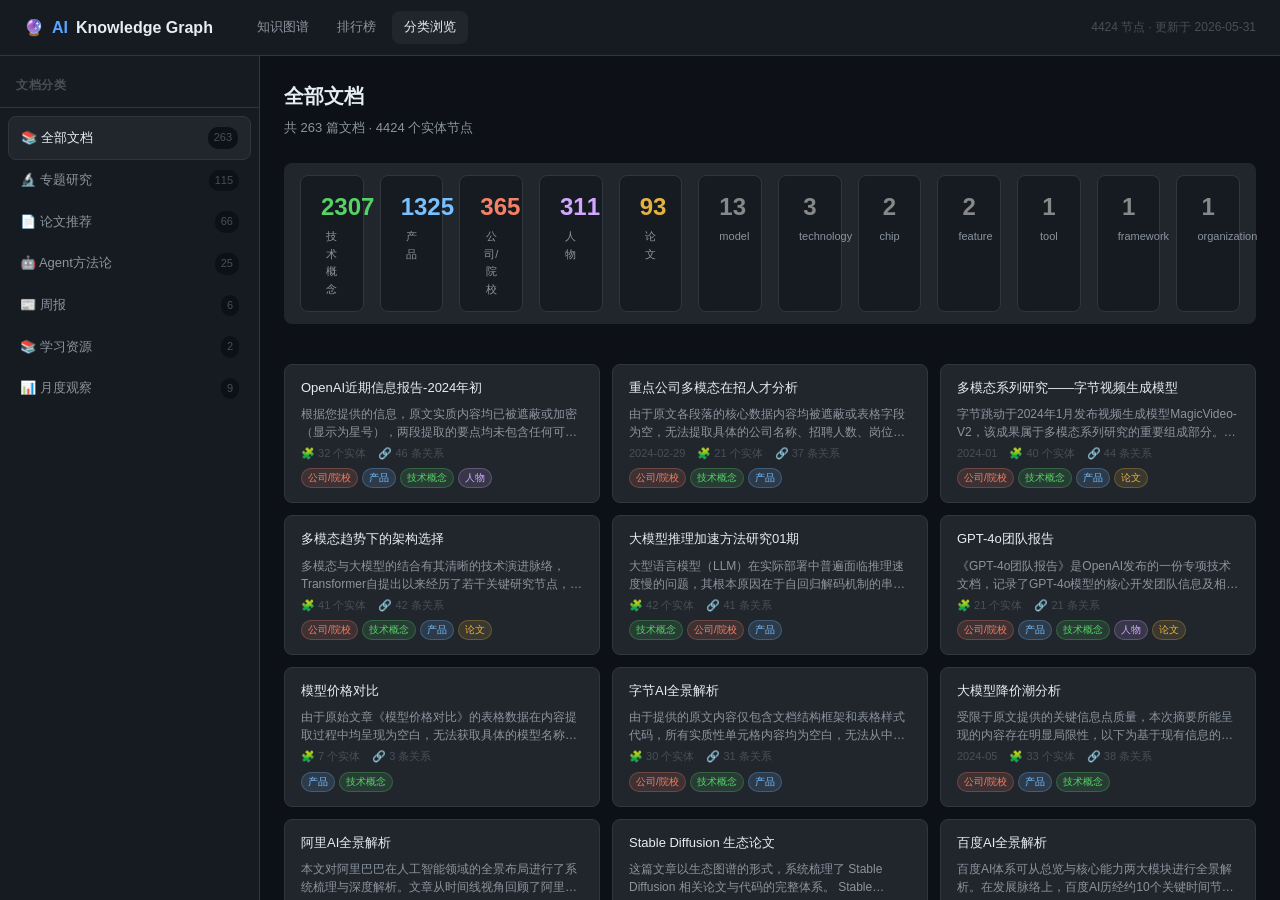
<file: browse.html>
<!DOCTYPE html>
<html lang="zh-CN">
<head>
  <meta charset="UTF-8">
  <meta name="viewport" content="width=device-width, initial-scale=1.0">
  <title>分类浏览 · AI Knowledge Graph</title>
  <link rel="stylesheet" href="css/style.css">
  <style>
    .browse-layout {
      display: flex;
      height: calc(100vh - 56px);
    }

    /* Sidebar */
    .browse-sidebar {
      width: 260px;
      flex-shrink: 0;
      border-right: 1px solid var(--border);
      background: var(--bg2);
      overflow-y: auto;
    }

    .sidebar-header {
      padding: 20px 16px 12px;
      border-bottom: 1px solid var(--border);
      font-size: 12px;
      font-weight: 600;
      color: var(--text3);
      text-transform: uppercase;
      letter-spacing: 0.5px;
    }

    .category-list { padding: 8px; }

    .category-item {
      padding: 10px 12px;
      border-radius: var(--radius);
      cursor: pointer;
      transition: var(--transition);
      display: flex;
      align-items: center;
      justify-content: space-between;
    }

    .category-item:hover { background: var(--bg3); }
    .category-item.active { background: var(--bg3); border: 1px solid var(--border); }

    .category-name {
      font-size: 13px;
      color: var(--text2);
      display: flex;
      align-items: center;
      gap: 8px;
    }

    .category-item.active .category-name { color: var(--text); }

    .category-count {
      font-size: 11px;
      color: var(--text3);
      background: var(--bg);
      padding: 2px 6px;
      border-radius: 10px;
    }

    /* Main content */
    .browse-main {
      flex: 1;
      overflow-y: auto;
      padding: 24px;
    }

    .browse-title {
      font-size: 20px;
      font-weight: 700;
      margin-bottom: 6px;
      display: flex;
      align-items: center;
      gap: 10px;
    }

    .browse-desc {
      color: var(--text2);
      font-size: 13px;
      margin-bottom: 24px;
    }

    /* Mini stats */
    .mini-stats {
      display: flex;
      gap: 16px;
      margin-bottom: 24px;
    }

    .mini-stat {
      padding: 12px 20px;
      background: var(--bg2);
      border: 1px solid var(--border);
      border-radius: var(--radius);
      text-align: center;
      flex: 1;
    }

    .mini-stat-val { font-size: 24px; font-weight: 700; color: var(--accent); }
    .mini-stat-lab { font-size: 11px; color: var(--text2); margin-top: 2px; }

    /* Two-column layout */
    .browse-cols { display: grid; grid-template-columns: 1fr 1fr; gap: 20px; }

    .col-title {
      font-size: 12px;
      font-weight: 600;
      color: var(--text3);
      text-transform: uppercase;
      letter-spacing: 0.5px;
      margin-bottom: 12px;
    }

    /* Doc list */
    .doc-list { display: flex; flex-direction: column; gap: 6px; }

    .doc-item {
      padding: 10px 12px;
      background: var(--bg2);
      border: 1px solid var(--border);
      border-radius: var(--radius);
      font-size: 12px;
      color: var(--text2);
      cursor: pointer;
      transition: var(--transition);
      line-height: 1.5;
    }

    .doc-item:hover { border-color: var(--accent); color: var(--text); }

    /* Top nodes list */
    .top-node-list { display: flex; flex-direction: column; gap: 6px; }

    .top-node-item {
      display: flex;
      align-items: center;
      gap: 10px;
      padding: 8px 12px;
      background: var(--bg2);
      border: 1px solid var(--border);
      border-radius: var(--radius);
      cursor: pointer;
      transition: var(--transition);
    }

    .top-node-item:hover { border-color: var(--accent); }

    .top-node-dot {
      width: 8px; height: 8px;
      border-radius: 50%;
      flex-shrink: 0;
    }

    .top-node-name { font-size: 13px; flex: 1; }

    .top-node-count {
      font-size: 11px;
      color: var(--text3);
    }

    @media (max-width: 700px) {
      .browse-cols { grid-template-columns: 1fr; }
    }
  </style>
</head>
<body>

<nav class="nav">
  <div class="nav-brand">🔮 <span>AI</span> Knowledge Graph</div>
  <div class="nav-links">
    <a href="index.html">知识图谱</a>
    <a href="ranking.html">排行榜</a>
    <a href="browse.html" class="active">分类浏览</a>
  </div>
  <div class="nav-meta" id="nav-meta">加载中…</div>
</nav>

<div class="page">
  <div class="browse-layout">

    <div class="browse-sidebar">
      <div class="sidebar-header">文档分类</div>
      <div class="category-list" id="category-list">
        <div class="loading" style="height:120px">
          <div class="spinner"></div>
        </div>
      </div>
    </div>

    <div class="browse-main" id="browse-main">
      <div class="loading" style="height:100%">
        <div class="spinner"></div>
        <div>加载中…</div>
      </div>
    </div>

  </div>
</div>

<script src="js/browse.js"></script>
</body>
</html>
</file>
<file: css/style.css>
/* ============================================
   AI Knowledge Graph - Global Styles
   Dark theme, inspired by funeralai.cc
   ============================================ */

:root {
  --bg: #0d1117;
  --bg2: #161b22;
  --bg3: #21262d;
  --border: #30363d;
  --text: #e6edf3;
  --text2: #8b949e;
  --text3: #484f58;
  --accent: #58a6ff;
  --accent2: #388bfd;

  /* Node type colors */
  --color-company: #f78166;
  --color-product: #79c0ff;
  --color-person: #d2a8ff;
  --color-tech: #56d364;
  --color-paper: #e3b341;

  --radius: 8px;
  --radius-lg: 12px;
  --transition: 0.2s ease;
}

* { box-sizing: border-box; margin: 0; padding: 0; }

body {
  background: var(--bg);
  color: var(--text);
  font-family: -apple-system, BlinkMacSystemFont, "Segoe UI", "Noto Sans", Helvetica, Arial, sans-serif;
  font-size: 14px;
  line-height: 1.6;
}

a { color: var(--accent); text-decoration: none; }
a:hover { text-decoration: underline; }

/* ---- Nav ---- */
.nav {
  position: fixed;
  top: 0; left: 0; right: 0;
  height: 56px;
  background: var(--bg2);
  border-bottom: 1px solid var(--border);
  display: flex;
  align-items: center;
  padding: 0 24px;
  gap: 32px;
  z-index: 100;
}

.nav-brand {
  font-size: 16px;
  font-weight: 600;
  color: var(--text);
  display: flex;
  align-items: center;
  gap: 8px;
}

.nav-brand span { color: var(--accent); }

.nav-links { display: flex; gap: 4px; }

.nav-links a {
  padding: 6px 12px;
  border-radius: var(--radius);
  color: var(--text2);
  transition: var(--transition);
  font-size: 13px;
}

.nav-links a:hover, .nav-links a.active {
  background: var(--bg3);
  color: var(--text);
  text-decoration: none;
}

.nav-meta {
  margin-left: auto;
  color: var(--text3);
  font-size: 12px;
}

/* ---- Page layout ---- */
.page { padding-top: 56px; height: 100vh; }

/* ---- Type badge ---- */
.badge {
  display: inline-flex;
  align-items: center;
  padding: 2px 8px;
  border-radius: 20px;
  font-size: 11px;
  font-weight: 500;
  border: 1px solid transparent;
}

.badge-company  { color: var(--color-company);  border-color: var(--color-company);  background: rgba(247,129,102,.1); }
.badge-product  { color: var(--color-product);  border-color: var(--color-product);  background: rgba(121,192,255,.1); }
.badge-person   { color: var(--color-person);   border-color: var(--color-person);   background: rgba(210,168,255,.1); }
.badge-tech     { color: var(--color-tech);     border-color: var(--color-tech);     background: rgba(86,211,100,.1);  }
.badge-paper    { color: var(--color-paper);    border-color: var(--color-paper);    background: rgba(227,179,65,.1);  }

/* ---- Filter chips ---- */
.filter-bar {
  display: flex;
  gap: 8px;
  flex-wrap: wrap;
}

.chip {
  padding: 5px 14px;
  border-radius: 20px;
  border: 1px solid var(--border);
  background: transparent;
  color: var(--text2);
  cursor: pointer;
  font-size: 12px;
  transition: var(--transition);
}

.chip:hover { border-color: var(--accent); color: var(--text); }
.chip.active { background: var(--accent); border-color: var(--accent); color: #fff; }

.chip.chip-company.active  { background: var(--color-company);  border-color: var(--color-company); }
.chip.chip-product.active  { background: var(--color-product);  border-color: var(--color-product); color: #0d1117; }
.chip.chip-person.active   { background: var(--color-person);   border-color: var(--color-person);  color: #0d1117; }
.chip.chip-tech.active     { background: var(--color-tech);     border-color: var(--color-tech);    color: #0d1117; }
.chip.chip-paper.active    { background: var(--color-paper);    border-color: var(--color-paper);   color: #0d1117; }

/* ---- Search ---- */
.search-box {
  position: relative;
}

.search-box input {
  background: var(--bg3);
  border: 1px solid var(--border);
  color: var(--text);
  padding: 8px 12px 8px 36px;
  border-radius: var(--radius);
  font-size: 13px;
  width: 220px;
  transition: var(--transition);
}

.search-box input:focus {
  outline: none;
  border-color: var(--accent);
  width: 280px;
}

.search-box .search-icon {
  position: absolute;
  left: 10px;
  top: 50%;
  transform: translateY(-50%);
  color: var(--text3);
  font-size: 14px;
  pointer-events: none;
}

/* ---- Panel ---- */
.panel {
  background: var(--bg2);
  border: 1px solid var(--border);
  border-radius: var(--radius-lg);
  overflow: hidden;
}

.panel-header {
  padding: 16px 20px;
  border-bottom: 1px solid var(--border);
  display: flex;
  align-items: center;
  justify-content: space-between;
}

.panel-header h3 { font-size: 14px; font-weight: 600; }

.panel-body { padding: 16px 20px; }

/* ---- Stats bar ---- */
.stats-bar {
  display: flex;
  gap: 24px;
}

.stat { text-align: center; }
.stat-value { font-size: 22px; font-weight: 700; color: var(--accent); }
.stat-label { font-size: 11px; color: var(--text2); margin-top: 2px; }

/* ---- Scrollbar ---- */
::-webkit-scrollbar { width: 6px; height: 6px; }
::-webkit-scrollbar-track { background: var(--bg2); }
::-webkit-scrollbar-thumb { background: var(--border); border-radius: 3px; }
::-webkit-scrollbar-thumb:hover { background: var(--text3); }

/* ---- Loading ---- */
.loading {
  display: flex;
  flex-direction: column;
  align-items: center;
  justify-content: center;
  height: 100%;
  gap: 16px;
  color: var(--text2);
}

.spinner {
  width: 32px; height: 32px;
  border: 2px solid var(--border);
  border-top-color: var(--accent);
  border-radius: 50%;
  animation: spin 0.8s linear infinite;
}

@keyframes spin { to { transform: rotate(360deg); } }

/* ---- Tooltip ---- */
.tooltip {
  position: fixed;
  background: var(--bg3);
  border: 1px solid var(--border);
  border-radius: var(--radius);
  padding: 8px 12px;
  font-size: 12px;
  color: var(--text);
  pointer-events: none;
  z-index: 200;
  max-width: 200px;
  box-shadow: 0 4px 12px rgba(0,0,0,.4);
}

/* ---- Empty state ---- */
.empty {
  text-align: center;
  padding: 48px 24px;
  color: var(--text2);
}

.empty-icon { font-size: 40px; margin-bottom: 12px; opacity: .5; }


/* ============================================
   v2 Additions
   ============================================ */

/* ---- Ranking page: new styles ---- */
.rank-meta-row {
  display: flex;
  gap: 6px;
  margin-top: 4px;
  flex-wrap: wrap;
}

.rank-meta-pill {
  font-size: 10px;
  color: var(--text3);
  background: var(--bg3);
  padding: 1px 6px;
  border-radius: 10px;
  border: 1px solid var(--border);
}

/* ---- Browse page: doc cards ---- */
.doc-grid {
  display: grid;
  grid-template-columns: repeat(auto-fill, minmax(280px, 1fr));
  gap: 12px;
  padding: 16px 0;
}

.doc-card {
  background: var(--bg3);
  border: 1px solid var(--border);
  border-radius: var(--radius);
  padding: 14px 16px;
  cursor: pointer;
  transition: border-color 0.18s, background 0.18s;
}

.doc-card:hover {
  border-color: var(--accent);
  background: #1c2330;
}

.doc-card-title {
  font-size: 13px;
  font-weight: 500;
  color: var(--text);
  line-height: 1.4;
  margin-bottom: 8px;
}

.doc-card-meta {
  display: flex;
  gap: 12px;
  margin-bottom: 6px;
}

.doc-meta-stat {
  font-size: 11px;
  color: var(--text3);
}

.doc-type-chips {
  display: flex;
  gap: 4px;
  flex-wrap: wrap;
  margin-top: 6px;
}

.doc-type-chip {
  font-size: 10px;
  padding: 1px 6px;
  border-radius: 10px;
  border: 1px solid;
}

/* ---- Browse page: header ---- */
.browse-header {
  margin-bottom: 12px;
}

.browse-title {
  font-size: 20px;
  font-weight: 700;
  margin-bottom: 4px;
}

.browse-desc {
  font-size: 13px;
  color: var(--text2);
}

/* ---- Browse page: mini stats ---- */
.mini-stats {
  display: flex;
  gap: 16px;
  margin: 12px 0;
  padding: 12px 16px;
  background: var(--bg3);
  border-radius: var(--radius);
  flex-wrap: wrap;
}

.mini-stat { text-align: center; min-width: 52px; }
.mini-stat-val { font-size: 20px; font-weight: 700; }
.mini-stat-lab { font-size: 11px; color: var(--text2); margin-top: 2px; }

/* ---- Doc drawer ---- */
#doc-drawer {
  display: none;
  position: fixed;
  inset: 0;
  z-index: 300;
}

.drawer-overlay {
  position: absolute;
  inset: 0;
  background: rgba(0,0,0,.5);
}

.drawer-panel {
  position: absolute;
  right: 0; top: 0; bottom: 0;
  width: 400px;
  background: var(--bg2);
  border-left: 1px solid var(--border);
  display: flex;
  flex-direction: column;
  transform: translateX(100%);
  transition: transform 0.28s cubic-bezier(.4,0,.2,1);
  overflow: hidden;
}

.drawer-panel.open {
  transform: translateX(0);
}

.drawer-header {
  display: flex;
  align-items: flex-start;
  justify-content: space-between;
  padding: 20px 20px 14px;
  border-bottom: 1px solid var(--border);
  gap: 12px;
}

.drawer-title {
  font-size: 14px;
  font-weight: 600;
  color: var(--text);
  line-height: 1.4;
}

.drawer-close {
  background: none;
  border: none;
  color: var(--text3);
  cursor: pointer;
  font-size: 16px;
  padding: 2px 6px;
  border-radius: 4px;
  flex-shrink: 0;
}
.drawer-close:hover { background: var(--bg3); color: var(--text); }

.drawer-stats {
  display: flex;
  gap: 16px;
  padding: 10px 20px;
  background: var(--bg3);
  border-bottom: 1px solid var(--border);
  font-size: 12px;
  color: var(--text2);
}

.drawer-subtitle {
  padding: 12px 20px 6px;
  font-size: 11px;
  font-weight: 600;
  color: var(--text3);
  text-transform: uppercase;
  letter-spacing: 0.5px;
}

.drawer-entities {
  flex: 1;
  overflow-y: auto;
  padding: 0 20px 12px;
}

.detail-entity {
  display: flex;
  align-items: center;
  gap: 8px;
  padding: 7px 0;
  border-bottom: 1px solid var(--border);
  cursor: pointer;
  transition: background 0.15s;
  border-radius: 4px;
}
.detail-entity:last-child { border-bottom: none; }
.detail-entity:hover { background: var(--bg3); padding-left: 6px; }

.detail-dot {
  width: 8px; height: 8px;
  border-radius: 50%;
  flex-shrink: 0;
}

.detail-name {
  flex: 1;
  font-size: 13px;
  color: var(--text);
  overflow: hidden;
  text-overflow: ellipsis;
  white-space: nowrap;
}

.detail-type {
  font-size: 10px;
  flex-shrink: 0;
}

.detail-count {
  font-size: 10px;
  color: var(--text3);
  flex-shrink: 0;
}

.drawer-more {
  text-align: center;
  font-size: 11px;
  color: var(--text3);
  padding: 8px;
}

.drawer-graph-btn {
  display: block;
  margin: 0 20px 20px;
  padding: 10px;
  text-align: center;
  background: var(--bg3);
  border: 1px solid var(--border);
  border-radius: var(--radius);
  color: var(--accent);
  font-size: 13px;
  transition: var(--transition);
}
.drawer-graph-btn:hover {
  background: var(--accent);
  color: #fff;
  text-decoration: none;
}

/* ---- Doc card summary & new fields ---- */
.doc-card-summary {
  font-size: 12px;
  color: var(--text2);
  line-height: 1.5;
  margin: 6px 0 4px;
  display: -webkit-box;
  -webkit-line-clamp: 2;
  -webkit-box-orient: vertical;
  overflow: hidden;
}

.doc-date {
  font-size: 11px;
  color: var(--text3);
}

.doc-km-link {
  font-size: 11px;
  color: var(--accent);
  text-decoration: none;
  margin-left: auto;
}
.doc-km-link:hover { text-decoration: underline; }

/* ---- Drawer improvements ---- */
.drawer-summary {
  font-size: 13px;
  color: var(--text2);
  line-height: 1.6;
  padding: 0 20px 12px;
  border-bottom: 1px solid var(--border);
}

.drawer-actions {
  display: flex;
  gap: 10px;
  padding: 10px 20px 20px;
}

.drawer-km-btn {
  flex: 1;
  display: block;
  padding: 10px;
  text-align: center;
  background: var(--bg3);
  border: 1px solid var(--accent);
  border-radius: var(--radius);
  color: var(--accent);
  font-size: 13px;
  transition: var(--transition);
  text-decoration: none;
}
.drawer-km-btn:hover {
  background: var(--accent);
  color: #fff;
}

.drawer-graph-btn {
  flex: 1;
}
</file>
